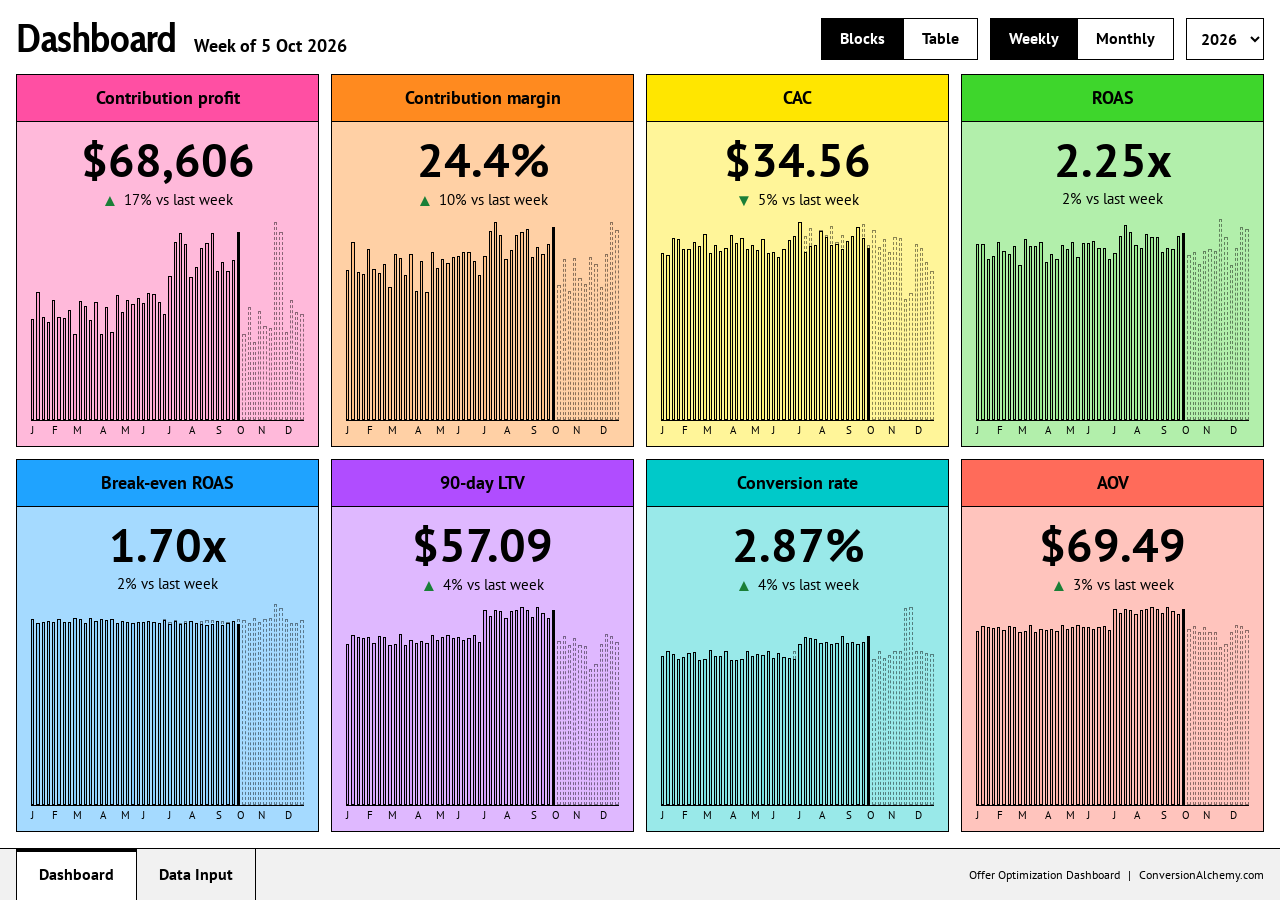
<file: index.html>
<!doctype html>
<html lang="en">
<head>
  <meta charset="utf-8">
  <link rel="icon" type="image/png" href="favicon.png">
  <meta name="viewport" content="width=device-width, initial-scale=1, viewport-fit=cover">
  <meta name="description" content="Track the six numbers that tell you whether your offer is working. Runs entirely in your browser.">
  <title>Offer Optimization Dashboard</title>
<link rel="preconnect" href="https://fonts.googleapis.com">
<link rel="preconnect" href="https://fonts.gstatic.com" crossorigin>
<link href="https://fonts.googleapis.com/css2?family=Cabin+Condensed:wght@700&family=PT+Sans:wght@400;700&display=swap" rel="stylesheet">
  <link rel="stylesheet" href="styles.css">
</head>
<body>

  <main>
    <section id="viewDashboard" class="view" role="tabpanel" aria-labelledby="tab-dashboard">
      <div class="page-head">
        <div class="title-group">
          <h2 class="page-title">Dashboard</h2>
          <p class="period" id="periodLabel"></p>
          <p class="ghost-key" id="ghostKey" hidden></p>
        </div>
        <div class="controls">
          <div class="segmented" role="group" aria-label="Layout">
            <button type="button" id="layoutBlocks" aria-pressed="true">Blocks</button>
            <button type="button" id="layoutTable" aria-pressed="false">Table</button>
          </div>
          <div class="segmented" role="group" aria-label="Show weeks or months">
            <button type="button" id="modeWeek" aria-pressed="true">Weekly</button>
            <button type="button" id="modeMonth" aria-pressed="false">Monthly</button>
          </div>
          <label><span class="visually-label">Year</span><select class="year-select" id="yearSelect"></select></label>
        </div>
      </div>
      <div class="tiles" id="tiles"></div>
      <div class="scroll" id="monthWrap" hidden><table class="lanes" id="monthTable"></table></div>
      <div class="scroll" id="weekWrap" hidden><table class="lanes weeks" id="weekTable"></table></div>
      <div class="empty-state" id="emptyDash" hidden>No data. Add data in Data Input.</div>
    </section>

    <section id="viewInputs" class="view" role="tabpanel" aria-labelledby="tab-inputs" hidden>
      <div class="page-head">
        <h2 class="page-title">Data Input</h2>
        <div class="head-actions">
          <div class="menu-wrap">
            <button class="secondary-button head-button" id="driveMenuBtn" type="button" aria-haspopup="menu" aria-expanded="false" aria-controls="driveMenu"><svg class="icon" viewBox="0 0 87.3 78" aria-hidden="true" focusable="false"><path d="m6.6 66.85 3.85 6.65c.8 1.4 1.95 2.5 3.3 3.3l13.75-23.8h-27.5c0 1.55.4 3.1 1.2 4.5z" fill="#0066da"/><path d="m43.65 25-13.75-23.8c-1.35.8-2.5 1.9-3.3 3.3l-25.4 44a9.06 9.06 0 0 0 -1.2 4.5h27.5z" fill="#00ac47"/><path d="m73.55 76.8c1.35-.8 2.5-1.9 3.3-3.3l1.6-2.75 7.65-13.25c.8-1.4 1.2-2.95 1.2-4.5h-27.502l5.852 11.5z" fill="#ea4335"/><path d="m43.65 25 13.75-23.8c-1.35-.8-2.9-1.2-4.5-1.2h-18.5c-1.6 0-3.15.45-4.5 1.2z" fill="#00832d"/><path d="m59.8 53h-32.3l-13.75 23.8c1.35.8 2.9 1.2 4.5 1.2h50.8c1.6 0 3.15-.45 4.5-1.2z" fill="#2684fc"/><path d="m73.4 26.5-12.7-22c-.8-1.4-1.95-2.5-3.3-3.3l-13.75 23.8 16.15 28h27.45c0-1.55-.4-3.1-1.2-4.5z" fill="#ffba00"/></svg><span>Google Drive</span><span class="caret" aria-hidden="true">&#9662;</span></button>
            <div class="menu" id="driveMenu" role="menu" aria-label="Google Drive" hidden>
              <button class="menu-item" id="mSave" type="button" role="menuitem"><span class="label">Save</span><kbd id="mSaveKey"></kbd></button>
              <button class="menu-item" id="mSaveAs" type="button" role="menuitem"><span class="label">Save As&hellip;</span></button>
              <div class="sep"></div>
              <button class="menu-item" id="mOpen" type="button" role="menuitem"><span class="label">Open&hellip;</span></button>
              <div class="has-sub" id="mRecentWrap">
                <button class="menu-item" id="mRecent" type="button" role="menuitem" aria-haspopup="menu"><span class="label">Open Recent</span><span class="chev" aria-hidden="true">&#8250;</span></button>
                <div class="submenu" id="recentMenu" role="menu" aria-label="Open Recent"></div>
              </div>
              <div class="sep"></div>
              <button class="menu-item" id="mNew" type="button" role="menuitem"><span class="label">New Dashboard</span></button>
              <button class="menu-item" id="mDisconnect" type="button" role="menuitem" hidden><span class="label">Disconnect Google Drive</span></button>
            </div>
          </div>
          <button class="primary-button head-button" id="openPaste" type="button">Paste From AI</button>
        </div>
      </div>
      <div class="sheet" id="sheet"><table class="inputs" id="inputTable"></table></div>
    </section>
  </main>

  <nav class="sheet-tabs" aria-label="Sheets">
    <div class="tab-list" role="tablist">
      <button type="button" role="tab" id="tab-dashboard" data-view="dashboard" aria-controls="viewDashboard">Dashboard</button>
      <button type="button" role="tab" id="tab-inputs" data-view="inputs" aria-controls="viewInputs">Data Input</button>
    </div>
    <div class="bar-right">
      <button class="text-link drive-status" id="driveStatus" type="button" hidden></button>
      <p class="brand"><span class="brand-title">Offer Optimization Dashboard</span><span class="brand-sep" aria-hidden="true">|</span><a class="text-logo" href="https://conversionalchemy.com" target="_blank" rel="noopener">ConversionAlchemy.com</a></p>
    </div>
  </nav>

  <dialog id="pasteDialog" aria-label="Paste from AI">
    <textarea id="pasteInput" rows="14" aria-label="Weekly numbers" spellcheck="false"></textarea>
    <p class="paste-error" id="pasteError" hidden></p>
    <div class="dialog-actions">
      <button class="secondary-button" id="copyPrompt" type="button">Copy Instructions For AI</button>
      <button class="text-link load-example" type="button">Load Example Data</button>
      <button class="text-link" id="resetAll" type="button">Clear All Data</button>
      <span class="dialog-spacer"></span>
      <button class="secondary-button" id="closePaste" type="button">Cancel</button>
      <button class="primary-button" id="applyPaste" type="button">Fill Weeks</button>
    </div>
  </dialog>

  <dialog id="saveDialog" aria-labelledby="saveTitle">
    <h3 class="dialog-title" id="saveTitle">Save to Google Drive</h3>
    <label class="drive-name"><span>File name</span><input id="saveName" type="text" maxlength="80"></label>
    <p class="paste-error drive-error" id="saveError" hidden></p>
    <div class="dialog-actions">
      <span class="dialog-spacer"></span>
      <button class="secondary-button" id="saveCancel" type="button">Cancel</button>
      <button class="primary-button" id="saveGo" type="button">Save</button>
    </div>
  </dialog>

  <dialog id="openDialog" aria-labelledby="openTitle">
    <h3 class="dialog-title" id="openTitle">Open from Google Drive</h3>
    <input class="search" id="openSearch" type="search" placeholder="Search your dashboards" aria-label="Search your dashboards">
    <ul class="drive-list" id="openList"></ul>
    <p class="paste-error drive-error" id="openError" hidden></p>
    <div class="dialog-actions">
      <span class="dialog-spacer"></span>
      <button class="secondary-button" id="openCancel" type="button">Cancel</button>
    </div>
  </dialog>

  <dialog id="confirmDialog" aria-labelledby="confirmText">
    <p class="confirm-text" id="confirmText">Your current numbers aren't saved to Google Drive. Carrying on replaces them.</p>
    <div class="dialog-actions">
      <span class="dialog-spacer"></span>
      <button class="secondary-button" id="confirmCancel" type="button">Cancel</button>
      <button class="primary-button danger-button" id="confirmGo" type="button">Open</button>
    </div>
  </dialog>

  <div class="toast" id="toast" role="status" aria-live="polite" hidden></div>
  <script src="app.js"></script>
</body>
</html>
</file>
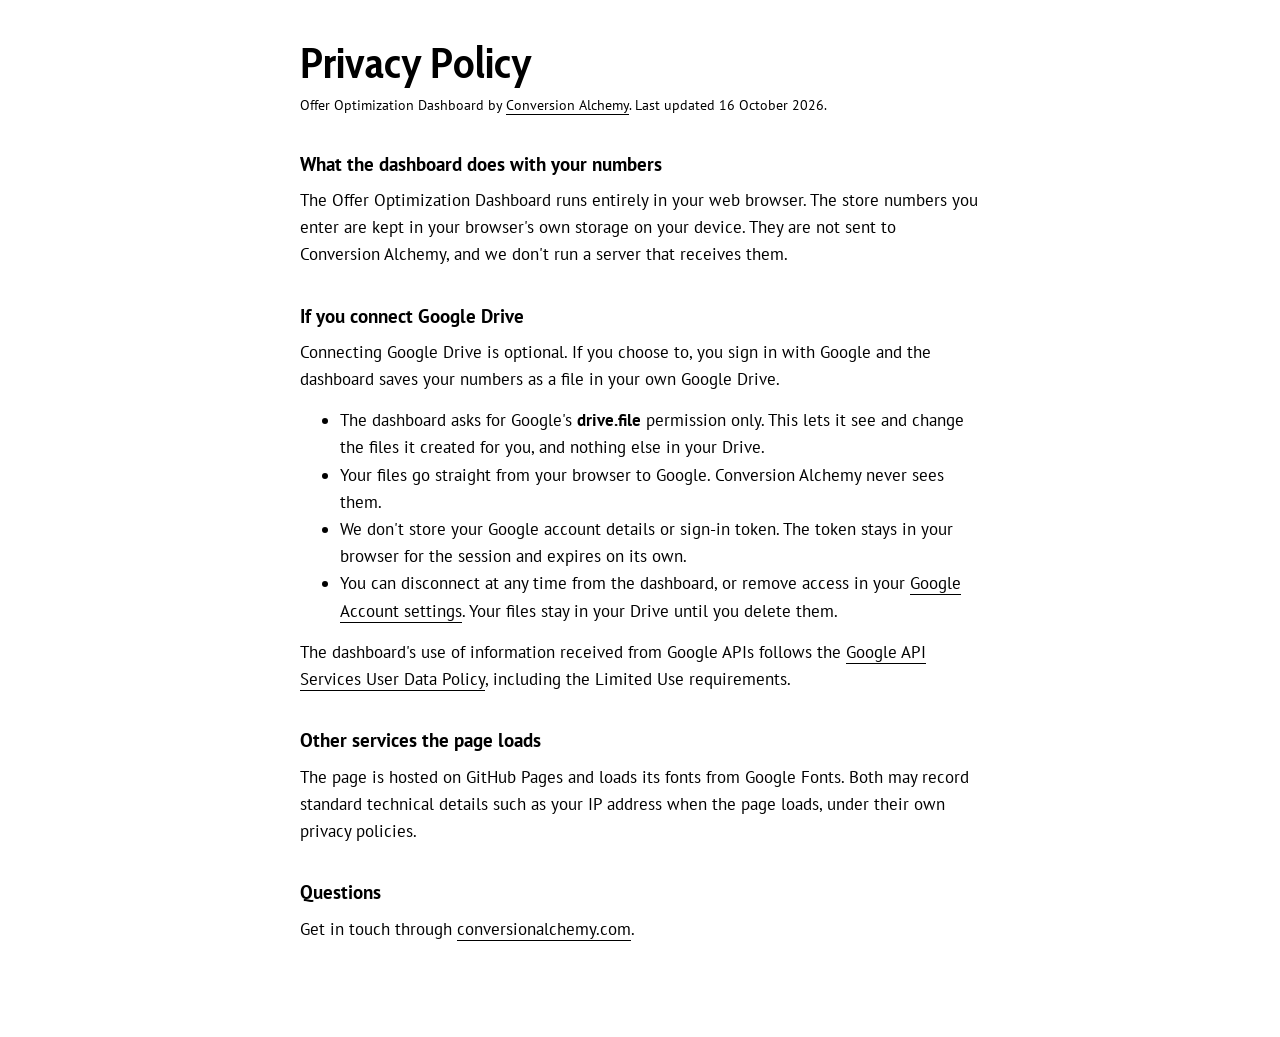
<file: privacy.html>
<!doctype html>
<html lang="en">
<head>
  <link rel="icon" type="image/png" href="favicon.png">
  <meta charset="utf-8">
  <meta name="viewport" content="width=device-width, initial-scale=1">
  <title>Privacy Policy | Offer Optimization Dashboard</title>
  <link rel="preconnect" href="https://fonts.googleapis.com">
  <link rel="preconnect" href="https://fonts.gstatic.com" crossorigin>
  <link href="https://fonts.googleapis.com/css2?family=Cabin+Condensed:wght@700&family=PT+Sans:wght@400;700&display=swap" rel="stylesheet">
  <style>
    body { margin: 0; padding: 40px max(16px, env(safe-area-inset-left, 0px)) 80px; background: #ffffff; color: #000000; font-family: "PT Sans", Arial, sans-serif; font-size: 17px; line-height: 1.6; }
    main { max-width: 680px; margin: 0 auto; }
    h1 { margin: 0 0 8px; font-family: "Cabin Condensed", "Arial Narrow", Arial, sans-serif; font-size: 44px; line-height: 1.05; }
    h2 { margin: 32px 0 8px; font-size: 19px; }
    p, ul { margin: 0 0 14px; }
    a { color: #000000; text-decoration: none; border-bottom: 1px solid #000000; }
    a:hover { border-bottom-width: 2px; }
    .meta { font-size: 14px; }
  </style>
</head>
<body>
  <main>
    <h1>Privacy Policy</h1>
    <p class="meta">Offer Optimization Dashboard by <a href="https://conversionalchemy.com">Conversion Alchemy</a>. Last updated 16 October 2026.</p>

    <h2>What the dashboard does with your numbers</h2>
    <p>The Offer Optimization Dashboard runs entirely in your web browser. The store numbers you enter are kept in your browser's own storage on your device. They are not sent to Conversion Alchemy, and we don't run a server that receives them.</p>

    <h2>If you connect Google Drive</h2>
    <p>Connecting Google Drive is optional. If you choose to, you sign in with Google and the dashboard saves your numbers as a file in your own Google Drive.</p>
    <ul>
      <li>The dashboard asks for Google's <strong>drive.file</strong> permission only. This lets it see and change the files it created for you, and nothing else in your Drive.</li>
      <li>Your files go straight from your browser to Google. Conversion Alchemy never sees them.</li>
      <li>We don't store your Google account details or sign-in token. The token stays in your browser for the session and expires on its own.</li>
      <li>You can disconnect at any time from the dashboard, or remove access in your <a href="https://myaccount.google.com/permissions">Google Account settings</a>. Your files stay in your Drive until you delete them.</li>
    </ul>
    <p>The dashboard's use of information received from Google APIs follows the <a href="https://developers.google.com/terms/api-services-user-data-policy">Google API Services User Data Policy</a>, including the Limited Use requirements.</p>

    <h2>Other services the page loads</h2>
    <p>The page is hosted on GitHub Pages and loads its fonts from Google Fonts. Both may record standard technical details such as your IP address when the page loads, under their own privacy policies.</p>

    <h2>Questions</h2>
    <p>Get in touch through <a href="https://conversionalchemy.com">conversionalchemy.com</a>.</p>
  </main>
</body>
</html>
</file>
<file: styles.css>
/* Layout: one wide sheet with a Google Sheets style tab bar fixed to the bottom. Sharp cells, black strokes, colour per metric. */
:root {
  --black: #000000;
  --white: #ffffff;
  --rule: #000000;
  --tabbar: #f1f1f1;
  --faint: #f6f6f6;
  --display: "Cabin Condensed", "Arial Narrow", Arial, sans-serif;
  --body: "PT Sans", Arial, sans-serif;
  --mono: "SFMono-Regular", Consolas, "Liberation Mono", Menlo, monospace;
  --bar-h: 52px;
  color-scheme: light;
}

/* metric colours, matching the six-numbers graphic */
.m-cp { --c: #ff4fa3; }
.m-cm { --c: #ff8a1f; }
.m-cac { --c: #ffe600; }
.m-becac { --c: #fff27a; }
.m-roas { --c: #3ed62c; }
.m-beroas { --c: #1fa3ff; }
.m-ltv { --c: #b04dff; }
.m-cvr { --c: #00c9c9; }
.m-aov { --c: #ff6b5a; }

* { box-sizing: border-box; border-radius: 0; }
html { background: var(--white); }
body {
  margin: 0;
  background: var(--white);
  color: var(--black);
  font-family: var(--body);
  font-size: 16px;
  line-height: 1.45;
}
body { padding-bottom: calc(var(--bar-h) + env(safe-area-inset-bottom, 0px)); }
body.dialog-open { overflow: hidden; }
button, input, textarea, select { color: var(--black); font: inherit; }
button { cursor: pointer; }
[hidden] { display: none !important; }
p { margin: 0; }

main { width: 100%; margin: 0; display: grid; gap: 28px; padding-block: 24px 48px; padding-left: max(16px, env(safe-area-inset-left, 0px)); padding-right: max(16px, env(safe-area-inset-right, 0px)); }
body.on-inputs main { max-width: none; padding-block: 20px 0; }

/* ---------- page heads ---------- */
.page-head { display: flex; flex-wrap: wrap; align-items: center; justify-content: space-between; gap: 12px; min-height: 42px; margin-bottom: 14px; }
.page-title { margin: 0; font-family: var(--display); font-size: 40px; font-weight: 700; letter-spacing: -0.01em; line-height: 1; }
.head-actions { display: flex; gap: 10px; }
.head-button { display: inline-flex; align-items: center; justify-content: center; gap: 8px; height: 42px; padding: 0 22px; font-weight: 700; line-height: 1; }

/* ---------- sheet tabs, pinned to the bottom ---------- */
.sheet-tabs {
  position: fixed; left: 0; right: 0; bottom: 0; z-index: 10;
  display: flex; align-items: stretch; justify-content: space-between; gap: 16px;
  height: calc(var(--bar-h) + env(safe-area-inset-bottom, 0px));
  padding: 0 max(16px, env(safe-area-inset-right, 0px)) env(safe-area-inset-bottom, 0px) max(16px, env(safe-area-inset-left, 0px));
  border-top: 1px solid var(--black); background: var(--tabbar);
}
.tab-list { display: flex; align-items: stretch; flex-shrink: 0; }
.tab-list button { padding: 0 22px; border: 0; border-right: 1px solid var(--black); background: transparent; font-weight: 700; white-space: nowrap; }
.tab-list button:first-child { border-left: 1px solid var(--black); }
.tab-list button[aria-selected="true"] { background: var(--white); box-shadow: inset 0 3px 0 var(--black); }
.tab-list button:hover { background: var(--white); }
.bar-right { display: flex; align-items: center; gap: 20px; min-width: 0; }
.drive-status { font-size: 12px; white-space: nowrap; }
.brand { display: flex; align-items: center; justify-content: flex-end; gap: 8px; min-width: 0; font-size: 12px; white-space: nowrap; }
.brand-title { overflow: hidden; text-overflow: ellipsis; }
.text-logo { color: var(--black); font-size: 12px; text-decoration: none; }
.text-logo:hover { text-decoration: underline; }
.view { min-width: 0; }
.scroll { overflow-x: scroll; min-width: 0; -webkit-overflow-scrolling: touch; }
.visually-label { position: absolute; width: 1px; height: 1px; overflow: hidden; clip-path: inset(50%); white-space: nowrap; }
:focus-visible { outline: 2px solid var(--black); outline-offset: 2px; }

/* ---------- dashboard ---------- */
.title-group { display: flex; flex-wrap: wrap; align-items: baseline; gap: 6px 18px; min-width: 0; }
.period { font-size: 18px; font-weight: 700; }
.controls { display: flex; flex-wrap: wrap; align-items: center; gap: 12px; }
.year-select { height: 42px; padding: 0 10px; border: 1px solid var(--black); background: var(--white); font-weight: 700; }
.segmented { display: inline-flex; border: 1px solid var(--black); }
.segmented button { height: 40px; padding: 0 18px; border: 0; background: var(--white); font-weight: 700; }
.segmented button + button { border-left: 1px solid var(--black); }
.segmented button[aria-pressed="true"] { background: var(--black); color: var(--white); }

/* the dashboard fills the screen above the tab bar: 4 equal blocks across, 2 down */
body.on-dash main { display: flex; flex-direction: column; gap: 0; height: calc(100dvh - var(--bar-h) - env(safe-area-inset-top, 0px) - env(safe-area-inset-bottom, 0px)); padding-block: 18px 16px; }
#viewDashboard { display: flex; flex-direction: column; flex: 1 1 auto; min-height: 0; }
#viewDashboard > .scroll { flex: 1 1 auto; min-height: 0; overflow: auto; }
.tiles { flex: 1 1 auto; min-height: 460px; display: grid; grid-template-columns: repeat(4, minmax(0, 1fr)); grid-template-rows: repeat(2, minmax(0, 1fr)); gap: 12px; }
.tile { display: flex; flex-direction: column; min-width: 0; min-height: 0; border: 1px solid var(--black); background: color-mix(in srgb, var(--c) 40%, var(--white)); }
.tile-head { margin: 0; padding: 10px 12px; border-bottom: 1px solid var(--black); background: var(--c); font-size: 18px; font-weight: 700; text-align: center; }
.tile-body { display: flex; flex: 1 1 auto; flex-direction: column; gap: 2px; min-height: 0; padding: 12px 14px 10px; text-align: center; font-variant-numeric: tabular-nums; }
.tile-value { font-size: clamp(30px, 5.2vh, 56px); font-weight: 700; line-height: 1.1; }
.tile-change { font-size: 15px; }
.tile-change .tri { margin-right: 6px; font-size: 17px; vertical-align: -1px; }
.tile-change .tri.good { color: #1a7f37; }
.tile-change .tri.bad { color: #c62828; }

/* bar chart */
.chart { position: relative; display: flex; flex: 1 1 auto; flex-direction: column; gap: 4px; min-height: 56px; margin-top: 8px; }
.bars { position: relative; display: flex; flex: 1 1 auto; align-items: stretch; gap: 2px; min-height: 0; border-bottom: 1px solid var(--black); }
.bar { position: relative; flex: 1 1 0; min-width: 0; padding: 0; border: 0; background: transparent; }
.bar span { position: absolute; left: 0; right: 0; bottom: var(--b, 0%); height: var(--h, 0%); background: color-mix(in srgb, var(--c) 55%, var(--white)); border: 1px solid var(--black); }
.bar.selected span { background: var(--black); }
.bar:hover span { background: var(--c); }
.bar.selected:hover span { background: var(--black); }
.bar.no-data { cursor: default; }
.bar.no-data span { display: none; }
.bar .ghost { position: absolute; left: 0; right: 0; bottom: var(--b, 0%); height: var(--h, 0%); border: 1px dashed var(--black); opacity: 0.45; pointer-events: none; }
.bar:hover { background: rgba(0, 0, 0, 0.06); }
.bar.no-data:hover { background: transparent; }
.ghost-key { font-size: 13px; }
.ghost-key::before { content: ""; display: inline-block; width: 10px; height: 12px; margin-right: 6px; border: 1px dashed var(--black); opacity: 0.6; vertical-align: -1px; }
.chart-tip { position: fixed; z-index: 30; display: grid; gap: 1px; padding: 7px 10px; background: var(--black); color: var(--white); font-size: 12px; line-height: 1.3; white-space: nowrap; pointer-events: none; }
.tip-value { font-size: 15px; }
.tip-ghost { opacity: 0.75; }
.zero { position: absolute; left: 0; right: 0; height: 0; border-top: 1px dashed var(--black); pointer-events: none; }
.axis { display: flex; gap: 2px; font-size: 11px; line-height: 1; text-align: left; }
.axis span { flex: 1 1 0; min-width: 0; overflow: visible; white-space: nowrap; }

.empty-state { display: grid; justify-items: center; gap: 16px; padding: 40px 24px; border: 1px dashed var(--black); text-align: center; }
.empty-actions { display: flex; flex-wrap: wrap; justify-content: center; gap: 10px; }

/* ---------- monthly + weekly lanes ---------- */
.lanes { border-collapse: collapse; font-variant-numeric: tabular-nums; }
.lanes th, .lanes td { border: 1px solid var(--rule); }
.lanes thead th { height: 48px; padding: 0 6px; background: var(--white); font-size: 13px; font-weight: 700; text-align: center; white-space: nowrap; }
.lanes thead th small { display: block; font-weight: 400; font-size: 11px; }
.lanes th.lane { position: sticky; left: 0; z-index: 1; min-width: 180px; height: 46px; padding: 0 12px; background: var(--c); font-size: 15px; font-weight: 700; text-align: left; white-space: nowrap; }
.lanes thead th.corner { position: sticky; left: 0; z-index: 1; background: var(--white); }
.lanes td { min-width: 92px; height: 46px; padding: 0 8px; background: color-mix(in srgb, var(--c) var(--a, 40%), var(--white)); font-size: 15px; font-weight: 700; text-align: center; white-space: nowrap; }
.lanes td.empty { background: var(--white); font-weight: 400; }
.lanes td.flag::before { content: "\25CF"; margin-right: 5px; font-size: 10px; vertical-align: 2px; }
.lanes td.year, .lanes thead th.year-head { background: var(--black); color: var(--white); min-width: 124px; padding: 0 12px; }
.weeks td { min-width: 78px; padding: 0 6px; font-size: 13px; }
.lanes td:hover { background: #f2f2f2; text-decoration: underline; }
.lanes td.year:hover { background: #2a2a2a; }

/* ---------- inputs (spreadsheet) ---------- */
.text-link { padding: 0; border: 0; background: transparent; font-weight: 700; text-decoration: none; }
.text-link:hover { text-decoration: underline; }
.sheet { height: calc(100dvh - 20px - 58px - var(--bar-h) - 16px - env(safe-area-inset-top, 0px) - env(safe-area-inset-bottom, 0px)); overflow: auto; }
.inputs { width: 100%; border-collapse: separate; border-spacing: 0; font-variant-numeric: tabular-nums; font-size: 13px; line-height: 1; }
.inputs th, .inputs td { height: 25px; border-right: 1px solid var(--rule); border-bottom: 1px solid var(--rule); white-space: nowrap; }
.inputs tr > :first-child { border-left: 1px solid var(--rule); }
.inputs thead tr:first-child > * { border-top: 1px solid var(--rule); }
.inputs thead th { position: sticky; z-index: 2; padding: 0 6px; background: var(--white); font-weight: 700; text-align: left; }
.inputs thead tr.letters th { top: 0; height: 22px; background: var(--faint); font-weight: 400; font-size: 12px; text-align: center; }
.inputs thead tr.names th { top: 22px; background: var(--black); color: var(--white); }
.inputs thead tr.names th[data-full]:nth-last-child(-n+4):hover::after { left: auto; right: 0; }
.inputs thead tr.names th[data-full]:hover::after { content: attr(data-full); position: absolute; top: calc(100% + 4px); left: 0; z-index: 9; padding: 6px 8px; background: var(--black); color: var(--white); font-weight: 400; white-space: nowrap; }
.inputs .rownum { position: sticky; left: 0; z-index: 1; width: 44px; min-width: 44px; padding: 0 6px; background: var(--faint); font-weight: 400; font-size: 12px; text-align: center; }
.inputs .week { position: sticky; left: 44px; z-index: 1; width: 200px; min-width: 200px; padding: 0 8px; background: var(--white); font-weight: 700; text-align: left; }
.inputs .week span { margin-left: 8px; font-weight: 400; }
.inputs thead .rownum, .inputs thead .week { z-index: 3; }
.inputs thead tr.names .rownum { background: var(--faint); color: var(--black); }
.inputs thead tr.names .week { background: var(--black); color: var(--white); }
.inputs .field-col { min-width: 96px; }
.inputs td { padding: 0; background: var(--white); }
.inputs td input { display: block; width: 100%; height: 24px; padding: 0 6px; border: 0; background: transparent; font-size: 13px; text-align: right; }
.inputs td:hover { background: #f2f2f2; }
.inputs td:hover input { text-decoration: underline; }
.inputs td input:focus { outline: 2px solid var(--black); outline-offset: -2px; background: var(--white); text-decoration: none; }
.inputs tr.future .week, .inputs tr.future td { background: var(--faint); }
.inputs tr.future td:hover { background: #ebebeb; }
.inputs tr.year-start .week, .inputs tr.year-start td, .inputs tr.year-start .rownum { border-top: 2px solid var(--black); }
input::-webkit-outer-spin-button, input::-webkit-inner-spin-button { -webkit-appearance: none; margin: 0; }
input[type="number"] { -moz-appearance: textfield; }
::placeholder { color: #b5b5b5; opacity: 1; }

/* ---------- dialog ---------- */
.primary-button { padding: 12px 20px; border: 1px solid var(--black); background: var(--black); color: var(--white); }
.secondary-button { padding: 12px 20px; border: 1px solid var(--black); background: var(--white); }
.primary-button:hover, .secondary-button:hover { text-decoration: underline; }
dialog { width: min(960px, calc(100vw - 32px)); padding: 25px; border: 1px solid var(--black); background: var(--white); color: var(--black); box-shadow: 0 6px 14px rgba(0, 0, 0, 0.26); }
dialog::backdrop { background: transparent; }
dialog textarea { width: 100%; min-height: 280px; margin-bottom: 16px; padding: 12px; border: 1px solid var(--black); background: var(--white); font-family: var(--mono); font-size: 13px; line-height: 1.5; white-space: pre; overflow-x: auto; }
.paste-error { margin: 0 0 16px; font-weight: 700; }
dialog .text-link { padding: 12px 4px; }
.dialog-actions { display: flex; flex-wrap: wrap; align-items: center; gap: 12px; }
.dialog-spacer { flex: 1 1 auto; }
#saveDialog, #openDialog, #confirmDialog { width: min(560px, calc(100vw - 32px)); }
.dialog-title { margin: 0 0 16px; font-family: var(--display); font-size: 28px; line-height: 1.1; }
.drive-name { display: grid; gap: 6px; margin-bottom: 16px; font-weight: 700; }
.drive-name input, .search { height: 44px; padding: 0 12px; border: 1px solid var(--black); background: var(--white); font-weight: 400; }
.search { width: 100%; margin-bottom: 12px; }
.drive-list { max-height: 320px; margin: 0 0 16px; padding: 0; overflow-y: auto; border: 1px solid var(--black); list-style: none; }
.drive-list li { border-bottom: 1px solid var(--black); }
.drive-list li:last-child { border-bottom: 0; }
.drive-list .empty { padding: 16px 12px; text-align: center; }
.file-row { display: grid; width: 100%; gap: 1px; padding: 10px 12px; border: 0; background: var(--white); text-align: left; }
.file-row:hover, .file-row:focus-visible { background: #f2f2f2; }
.file-row:hover .label { text-decoration: underline; }
.file-row.current .label { font-weight: 700; }
.file-row small, .recent-item small { font-size: 12px; }
.confirm-text { margin-bottom: 20px; font-size: 17px; }
.danger-button { background: #8b0000; border-color: #8b0000; }

/* the dropdown menu */
.menu-wrap { position: relative; }
.caret { font-size: 11px; }
.menu { position: absolute; top: calc(100% + 4px); right: 0; z-index: 20; display: grid; min-width: 250px; padding: 4px 0; border: 1px solid var(--black); background: var(--white); box-shadow: 0 6px 14px rgba(0, 0, 0, 0.2); }
.menu-item { display: flex; align-items: center; justify-content: space-between; gap: 24px; width: 100%; padding: 9px 16px; border: 0; background: var(--white); text-align: left; white-space: nowrap; }
.menu-item:hover, .menu-item:focus-visible { background: #f2f2f2; outline: none; }
.menu-item:hover .label { text-decoration: underline; }
.menu-item:disabled { color: #8a8a8a; cursor: default; background: var(--white); }
.menu-item:disabled .label { text-decoration: none; }
.menu-item kbd { font-family: var(--body); font-size: 13px; }
.sep { height: 1px; margin: 4px 0; background: var(--black); opacity: 0.2; }
.has-sub { position: relative; }
.submenu { position: absolute; top: -5px; right: calc(100% + 1px); display: none; min-width: 240px; padding: 4px 0; border: 1px solid var(--black); background: var(--white); box-shadow: 0 6px 14px rgba(0, 0, 0, 0.2); }
.has-sub:hover > .submenu, .has-sub:focus-within > .submenu, .has-sub.open > .submenu { display: grid; }
.has-sub:hover > .menu-item, .has-sub.open > .menu-item { background: #f2f2f2; }
.recent-item.current .label { font-weight: 700; }
@media (max-width: 640px) {
  .menu-wrap { flex: 1 1 0; }
  .menu-wrap .head-button { width: 100%; }
  .menu { left: 0; right: auto; }
  .submenu { position: static; box-shadow: none; border: 0; border-top: 1px solid rgba(0, 0, 0, 0.2); padding-left: 12px; }
}

.toast { position: fixed; left: 50%; bottom: calc(var(--bar-h) + 16px + env(safe-area-inset-bottom, 0px)); transform: translateX(-50%); max-width: calc(100vw - 32px); padding: 10px 16px; background: var(--black); color: var(--white); font-size: 14px; font-weight: 700; z-index: 20; }

@media (max-width: 1080px), (max-height: 560px) {
  body.on-dash main { height: auto; padding-block: 18px 32px; }
  .tiles { flex: none; min-height: 0; grid-template-columns: repeat(2, minmax(0, 1fr)); grid-template-rows: none; grid-auto-rows: 280px; }
}
@media (max-width: 640px) {
  .page-title { font-size: 30px; }
  .brand-title, .brand-sep { display: none; }
  .head-actions { width: 100%; }
  .head-button { flex: 1 1 0; padding: 0 12px; }
  .tiles { grid-template-columns: minmax(0, 1fr); }
  .tile-value { font-size: 40px; }
  .lanes th.lane { min-width: 128px; font-size: 13px; padding: 8px; }
  .tab-list button { padding: 0 12px; }
  .text-logo { display: none; }
  .dialog-spacer { display: none; }
}

/* hover underline on every link and button, like the calculator */
.icon { width: 18px; height: 16px; flex: 0 0 auto; }
.tab-list button:hover, .segmented button:hover, .drive-status:hover { text-decoration: underline; }
.danger { color: #8b0000; }
</file>
